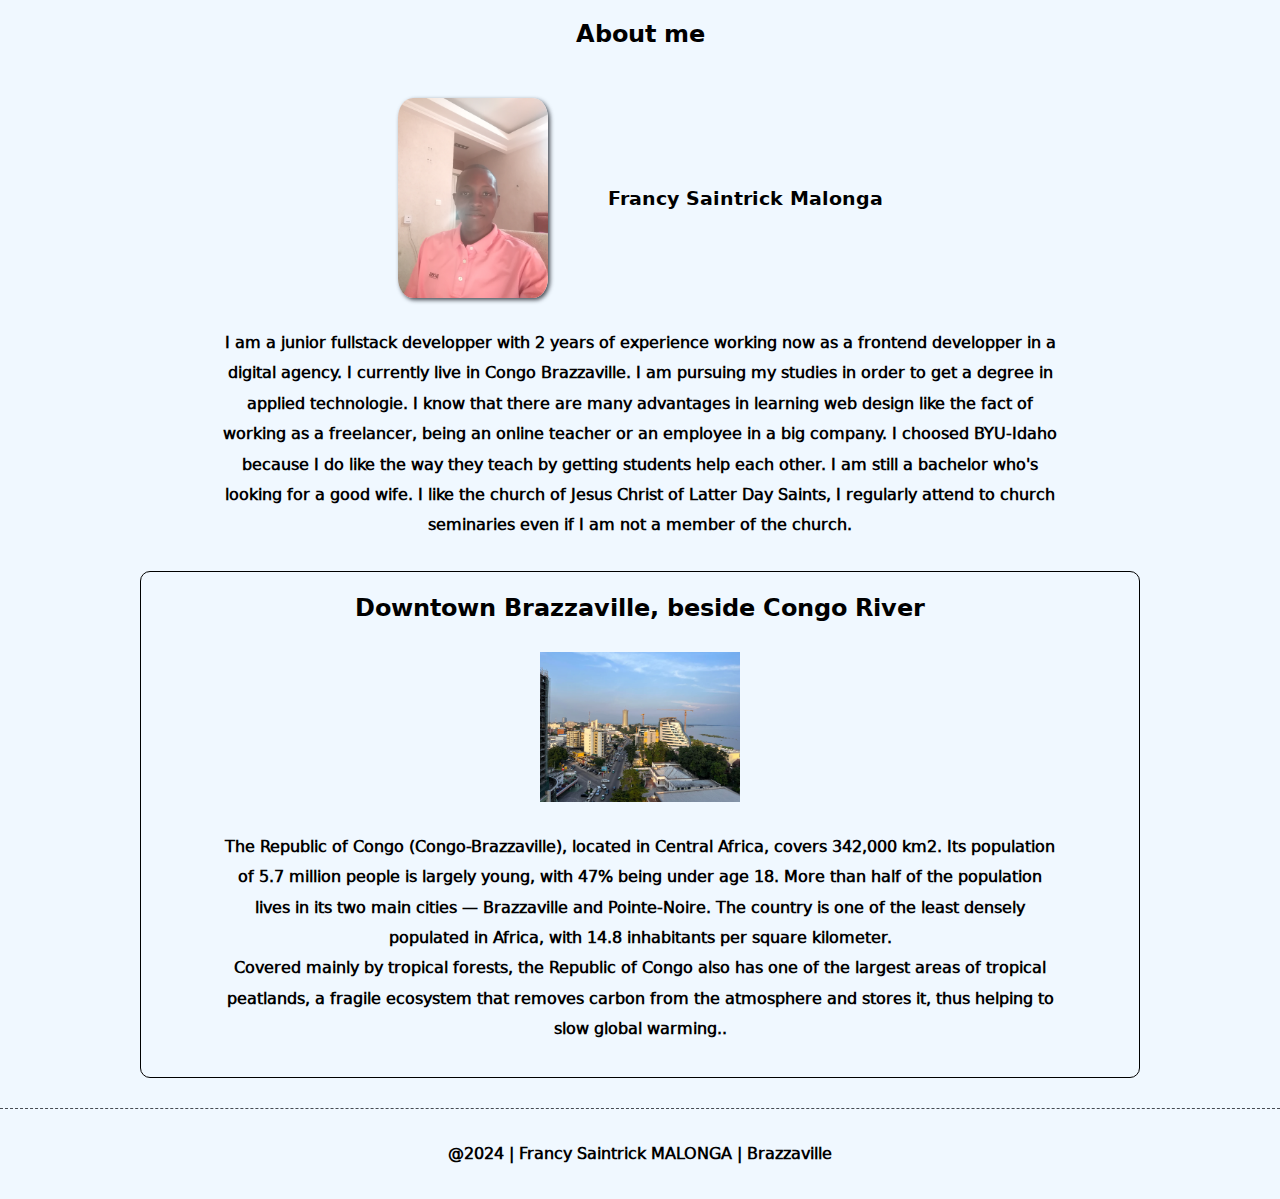
<file: aboutme/index.html>
<!DOCTYPE html>
<html lang="en-US">
<head>
    <meta charset="UTF-8">
    <meta http-equiv="X-UA-Compatible" content="IE=edge">
    <meta name="viewport" content="width=device-width, initial-scale=1.0">
    <meta name="description" content="Francy Saintrick MALONGA, Web Fundamentals, About me page">
    <title>About me</title>
    <link rel="stylesheet" href="styles/index.css">
</head>
<body>
    <main>
        <div class="div">
            <h2>About me</h2>
        </div>
        <div class="about_me_introduction">
            <img src="./images/my_profile_picture.jpg" class="image_container"/>
            
            <h3 class="name_title">Francy Saintrick Malonga</h3>
        </div>
        <p>
            I am a junior fullstack developper with 2 years of experience working now as a frontend developper in a digital agency. I currently live in Congo Brazzaville. I am pursuing my studies in order to get a degree in applied technologie. I know that there are many advantages in learning web design like the fact of working as a freelancer, being an online teacher or an employee in a big company. I choosed BYU-Idaho because I do like the way they teach by getting students help each other. I am still a bachelor who's looking for a good wife. I like the church of Jesus Christ of Latter Day Saints, I regularly attend to church seminaries even if I am not a member of the church.
            
        </p>
    </main>
    <aside>
        <h2>Downtown Brazzaville, beside Congo River</h2>
        <img src="./images/downtown-brazzaville-beside-the-congo-river.webp" alt="Brazzaville">
        <p>The Republic of Congo (Congo-Brazzaville), located in Central Africa, covers 342,000 km2. Its population of 5.7 million people is largely young, with 47% being under age 18. More than half of the population lives in its two main cities — Brazzaville and Pointe-Noire. The country is one of the least densely populated in Africa, with 14.8 inhabitants per square kilometer. 

        <br>Covered mainly by tropical forests, the Republic of Congo also has one of the largest areas of tropical peatlands, a fragile ecosystem that removes carbon from the atmosphere and stores it, thus helping to slow global warming..</p>
    </aside>
    <footer>
        <p>@2024 | Francy Saintrick MALONGA | Brazzaville</p>
    </footer>
</body>
</html>
</file>
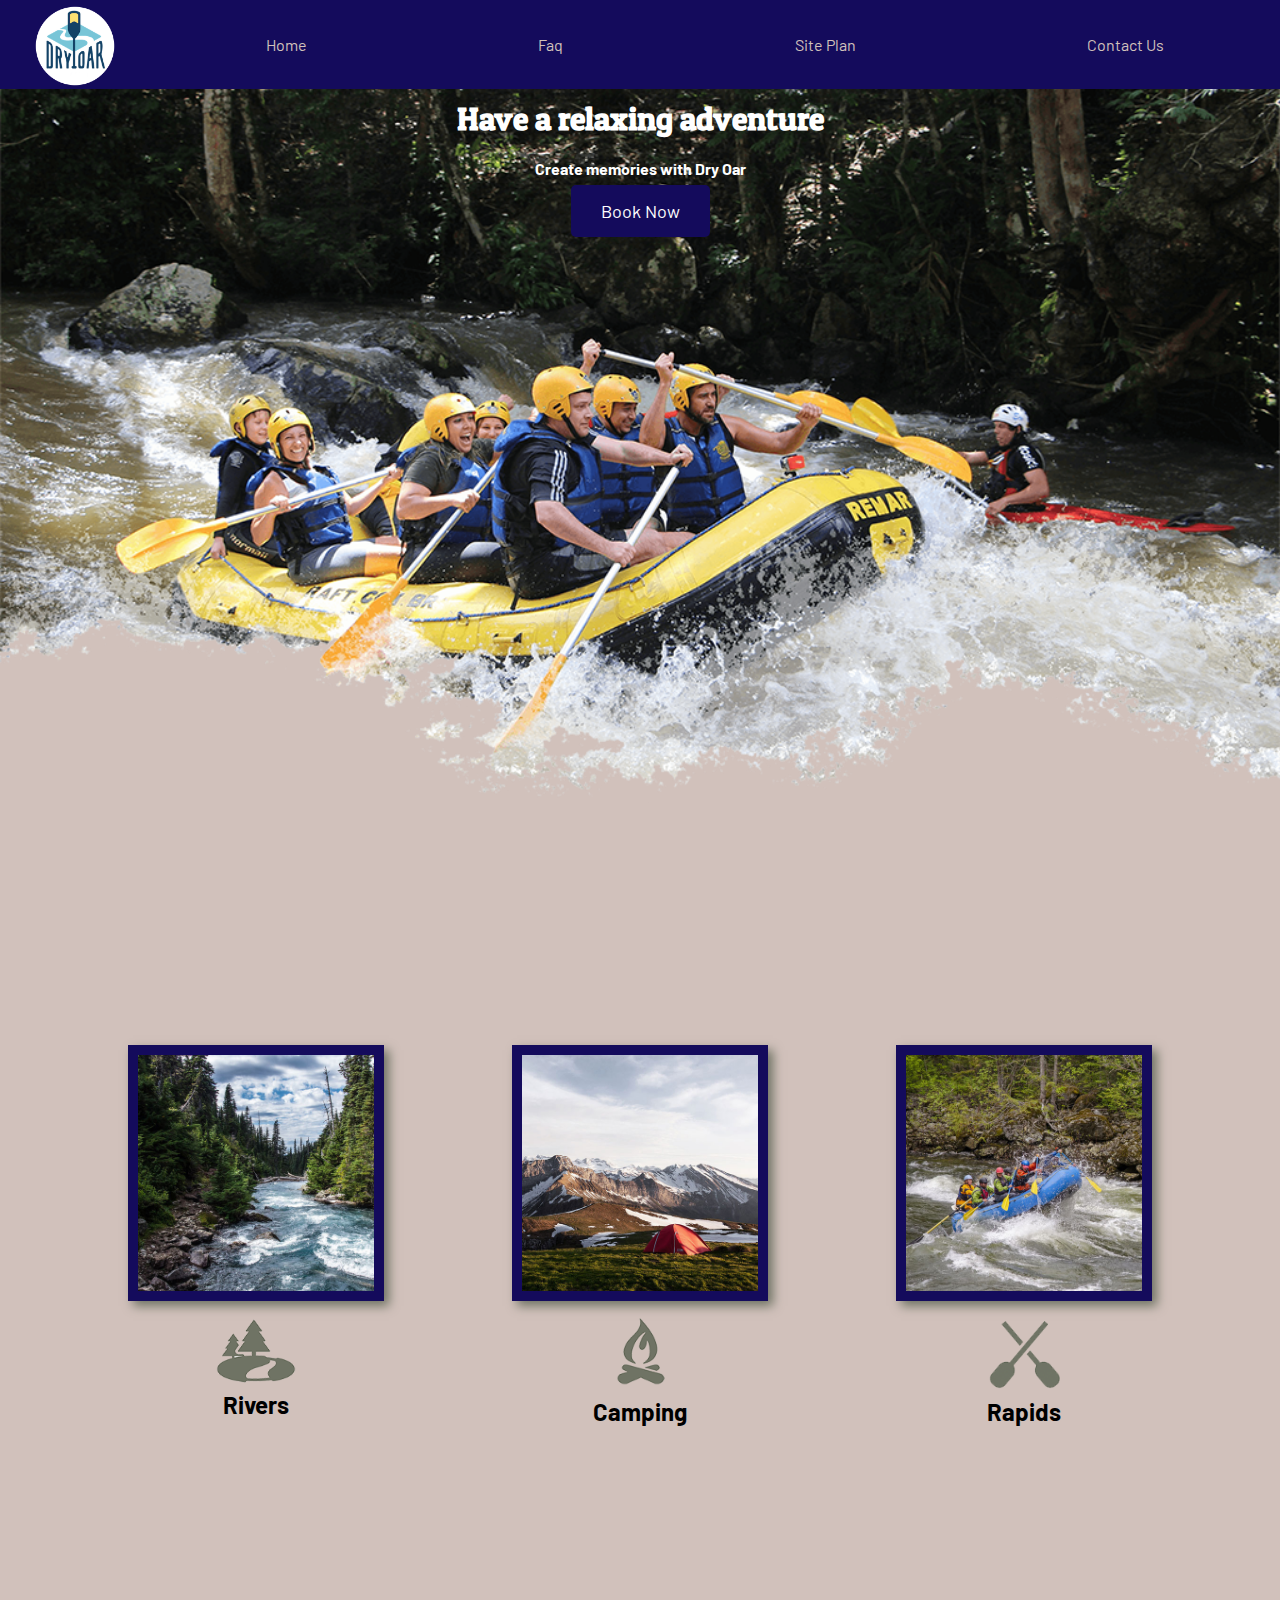
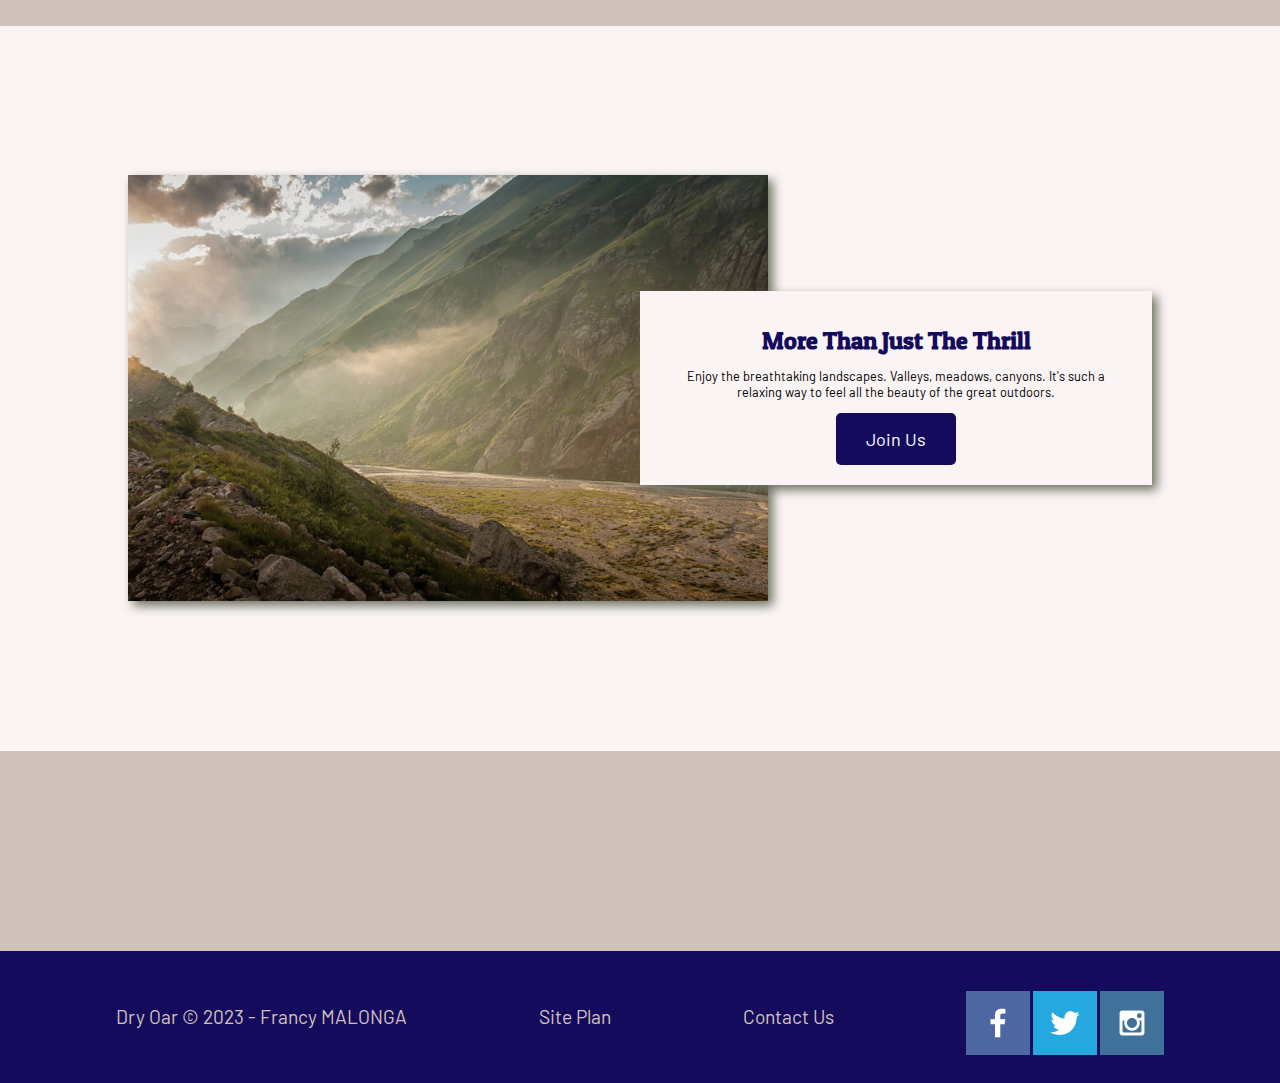
<file: wwr/index.html>
<!DOCTYPE html>
<html lang="en">
  <head>
    <meta charset="UTF-8" />
    <meta http-equiv="X-UA-Compatible" content="IE=edge" />
    <meta name="viewport" content="width=device-width, initial-scale=1.0" />
    <link rel="stylesheet" href="styles/style.css" />
    <title>Home</title>
  </head>
  <body>
    <div id="content">
      <header>
        <a href="index.html" id="logo_link">
          <img src="images/logo.png" class="logo" alt="Dry Oar Logo" />
        </a>
        <nav>
          <a href="index.html">Home</a>
          <a href="faq.html">Faq</a>
          <a href="site-plan-rafting.html">Site Plan</a>
          <a href="contactus.html">Contact Us</a>
        </nav>
      </header>

      <div id="hero">
        <div id="hero-box">
          <img
            id="hero-img"
            src="images/hero.png"
            alt="People enjoying rafting"
          />
        </div>

        <section class="hero-msg" id="hero-msg">
          <h1 class="home-title">Have a relaxing adventure</h1>
          <h4>Create memories with Dry Oar</h4>
          <div class="button-box">
            <a class="book" href="contactus.html">Book Now</a>
          </div>
        </section>
      </div>

      <main class="home-grid">
        <section class="rivers-card">
          <img class="card-img" src="images/rivers.jpg" alt="river in forest" />
          <img class="icon" src="images/river_icon.png" alt="river icon" />
          <h2>Rivers</h2>
        </section>

        <section class="camping-card">
          <img
            class="card-img"
            src="images/camping.jpg"
            alt="tent in mountains"
          />
          <img class="icon" src="images/fire_icon.png" alt="fire icon" />
          <h2>Camping</h2>
        </section>

        <section class="rapids-card">
          <img class="card-img" src="images/rapids.jpg" alt="rafting boat" />
          <img class="icon" src="images/oars.png" alt="oars icon" />
          <h2>Rapids</h2>
        </section>
        <div id="background"></div>
        <img
          class="mountains"
          src="images/mountains.jpg"
          alt="Misty mountains"
        />
        <section class="msg">
          <h2>More Than Just The Thrill</h2>
          <p>
            Enjoy the breathtaking landscapes. Valleys, meadows, canyons. It's
            such a relaxing way to feel all the beauty of the great outdoors.
          </p>

          <a class="join" href="rivers.html">Join Us</a>
        </section>
      </main>

      <footer>
        <p>Dry Oar &copy; 2023 - Francy MALONGA</p>
        <p><a href="site-plan-rafting.html">Site Plan</a></p>
        <p><a href="contactus.html">Contact Us</a></p>
        <div class="social">
          <a href="https://facebook.com" target="_blank">
            <img src="images/facebook.png" alt="fb icon" />
          </a>
          <a href="https://twitter.com" target="_blank">
            <img src="images/twitter.png" alt="twitter icon" />
          </a>
          <a href="https://instagram.com" target="_blank">
            <img src="images/instagram.png" alt="instagram icon" />
          </a>
        </div>
      </footer>
    </div>
  </body>
</html>
</file>
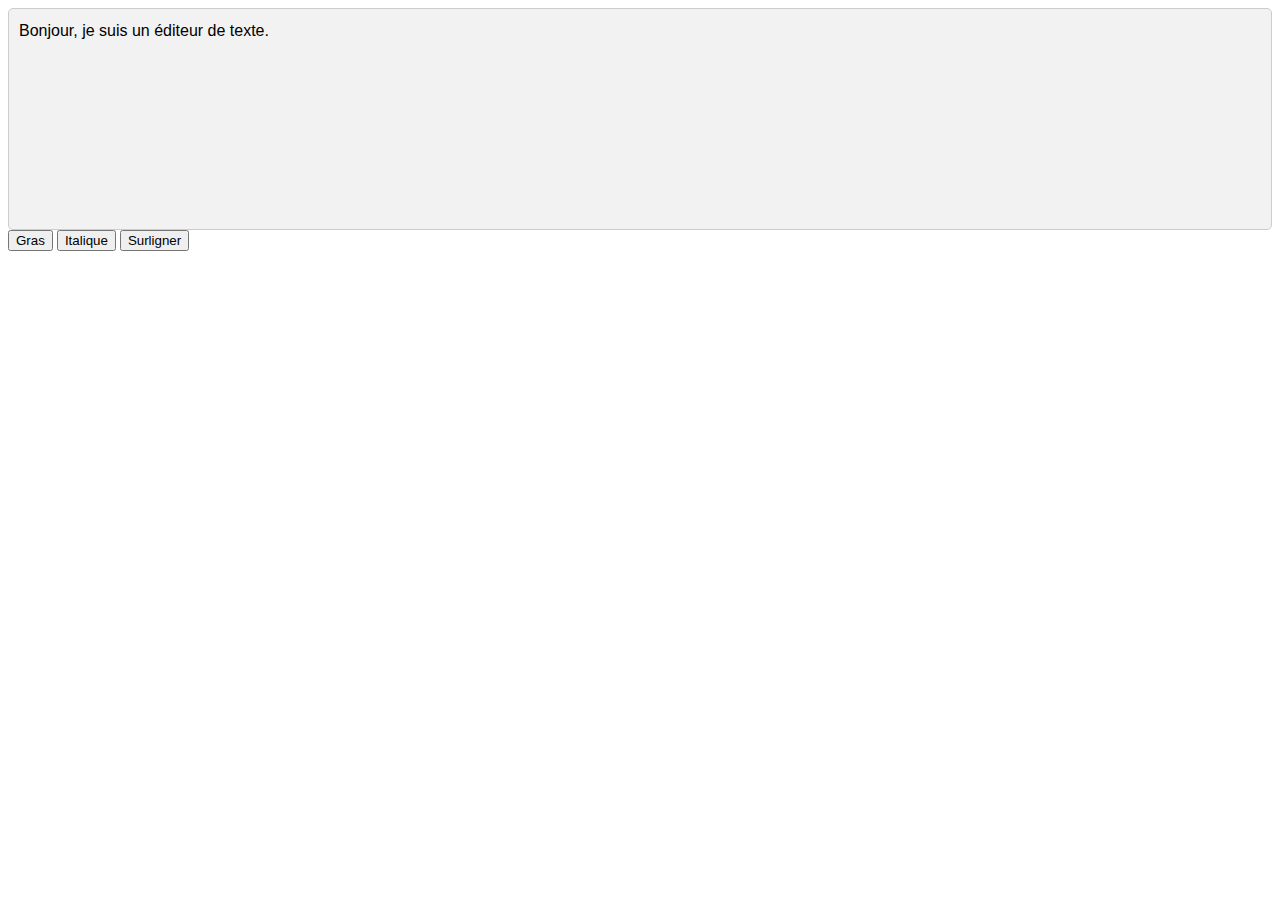
<file: aboutme/test.html>
<html>
  <head>
    <title>Editeur de texte</title>
    <style>
      #editor {
        font-family: Arial, sans-serif;
        font-size: 16px;
        line-height: 1.5;
        background-color: #f2f2f2;
        padding: 10px;
        border: 1px solid #ccc;
        border-radius: 5px;
        height: 200px;
      }
    </style>
  </head>
  <body>
    <div id="editor" contenteditable="true">
      Bonjour, je suis un éditeur de texte.
    </div>
    <button onclick="boldText()">Gras</button>
    <button onclick="italicText()">Italique</button>
    <button onclick="highlightText()">Surligner</button>
    <script>
      const regex = /#(\w+)/g;
      const regexStrong = /<strong>(.*?)<\/strong>/g;
          const editor = document.getElementById('editor');
          editor.addEventListener('input', function () {
            const r = [2, 32, 3];
            const content = editor.innerHTML;
            const elementCustom = content.match(regex).map(match => match.slice(1));
            if (elementCustom.length > 1) {
                const elementReplace = elementCustom.filter((data) => !data.match(regexStrong));
               
                elementReplace.forEach((data) => { editor.innerHTML = editor.innerHTML.replace(`#${data}`, `#<strong>${data}</strong>`);
                editor.focus();
                if (document.createRange)//Firefox, Chrome, Opera, Safari, IE 9+
                { range = document.createRange();//Create a range (a range is a like the selection but invisible)
                range.selectNodeContents(editor);
                collapse(false);//collapse the range to the end point. false means collapse to end rather than the start
                selection = window.getSelection();
                selection.removeAllRanges();
                console.dir(editor) ;
            })
            }
        });
        function boldText() { 
            document.execCommand("bold", false, null);
     } 
        function italicText() { 
            document.execCommand("italic", false, null); 
        } 
        function highlightText() { 
            document.execCommand("hiliteColor", false, "yellow"); 
        }
    </script>
  </body>
</html>
</file>
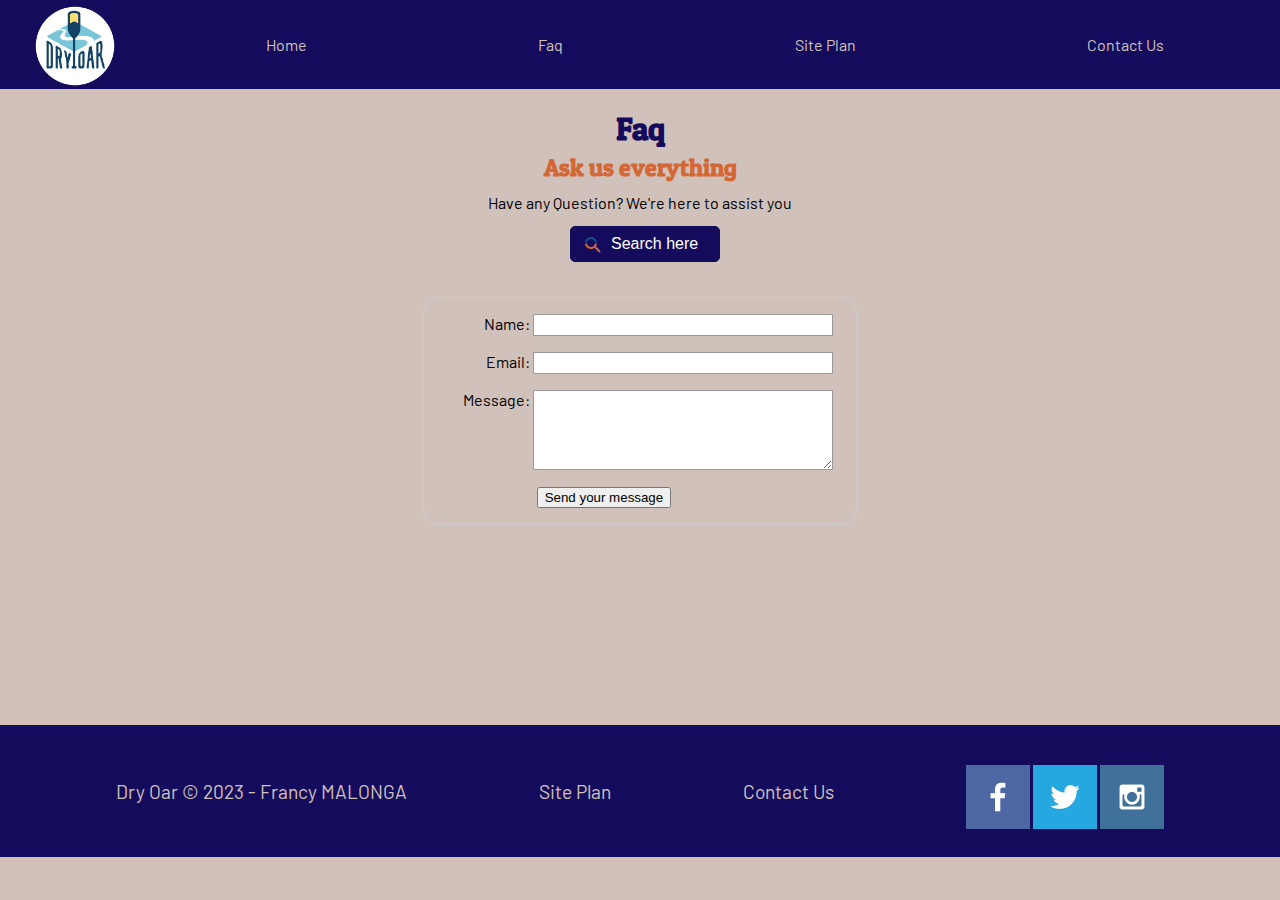
<file: wwr/contactus.html>
<!DOCTYPE html>
<html lang="en">
  <head>
    <meta charset="UTF-8" />
    <meta http-equiv="X-UA-Compatible" content="IE=edge" />
    <meta name="viewport" content="width=device-width, initial-scale=1.0" />
    <link rel="stylesheet" href="styles/style.css" />
    <title>Contact Us</title>
  </head>
  <body>
    <div id="content">
      <header>
        <a href="index.html" id="logo_link">
          <img src="images/logo.png" class="logo" alt="Dry Oar Logo" />
        </a>
        <nav>
          <a href="index.html">Home</a>
          <a href="faq.html">Faq</a>
          <a href="site-plan-rafting.html">Site Plan</a>
          <a href="contactus.html">Contact Us</a>
        </nav>
      </header>

      <div id="subheader-div">
        <h2 class="title-page">Faq</h2>
        <h3>Ask us everything</h3>
        <span>Have any Question? We're here to assist you</span>
        <div class="input-search-container">
            <input type="text" placeholder="Search here" class="search-input">
                <span class="search-icon"></span>
            </input>
        </input>
        </div>
      </div>

      <!-- <main class="home-grid"> -->
        <div id="feedback"></div>
        <form action="/my-handling-form-page" method="post">
          <ul>
            <li>
              <label for="name">Name:</label>
              <input type="text" id="name" name="user_name" />
            </li>
            <li>
              <label for="mail">Email:</label>
              <input type="email" id="mail" name="user_email" />
            </li>
            <li>
              <label for="msg">Message:</label>
              <textarea id="msg" name="user_message"></textarea>
            </li>

            <li class="button">
              <button type="submit">Send your message</button>
            </li>
          </ul>
        </form>
      <!-- </main> -->

      <footer>
        <p>Dry Oar &copy; 2023 - Francy MALONGA</p>
        <p><a href="site-plan-rafting.html">Site Plan</a></p>
        <p><a href="contactus.html">Contact Us</a></p>
        <div class="social">
          <a href="https://facebook.com" target="_blank">
            <img src="images/facebook.png" alt="fb icon" />
          </a>
          <a href="https://twitter.com" target="_blank">
            <img src="images/twitter.png" alt="twitter icon" />
          </a>
          <a href="https://instagram.com" target="_blank">
            <img src="images/instagram.png" alt="instagram icon" />
          </a>
        </div>
      </footer>
    </div>
  </body>

  <script>
    // get the feedback div element so we can do something with it.
    const feedbackElement = document.getElementById("feedback");
    // get the form so we can read what was entered in it.
    const formElement = document.forms[0];
    // add a 'listener' to wait for a submission of our form. When that happens run the code below.
    formElement.addEventListener("submit", function (e) {
      // stop the form from doing the default action.
      e.preventDefault();
      // set the contents of our feedback element to a message letting the user know the form was submitted successfully. Notice that we pull the name that was entered in the form to personalize the message!
      feedbackElement.innerHTML =
        "Hello " +
        formElement.user_name.value +
        "! Thank you for your message. We will get back with you as soon as possible!";
      // make the feedback element visible.
      feedbackElement.style.display = "block";
      // add a class to move everything down so our message doesn't cover it.
      document.body.classList.toggle("moveDown");
    });
  </script>
</html>
</file>
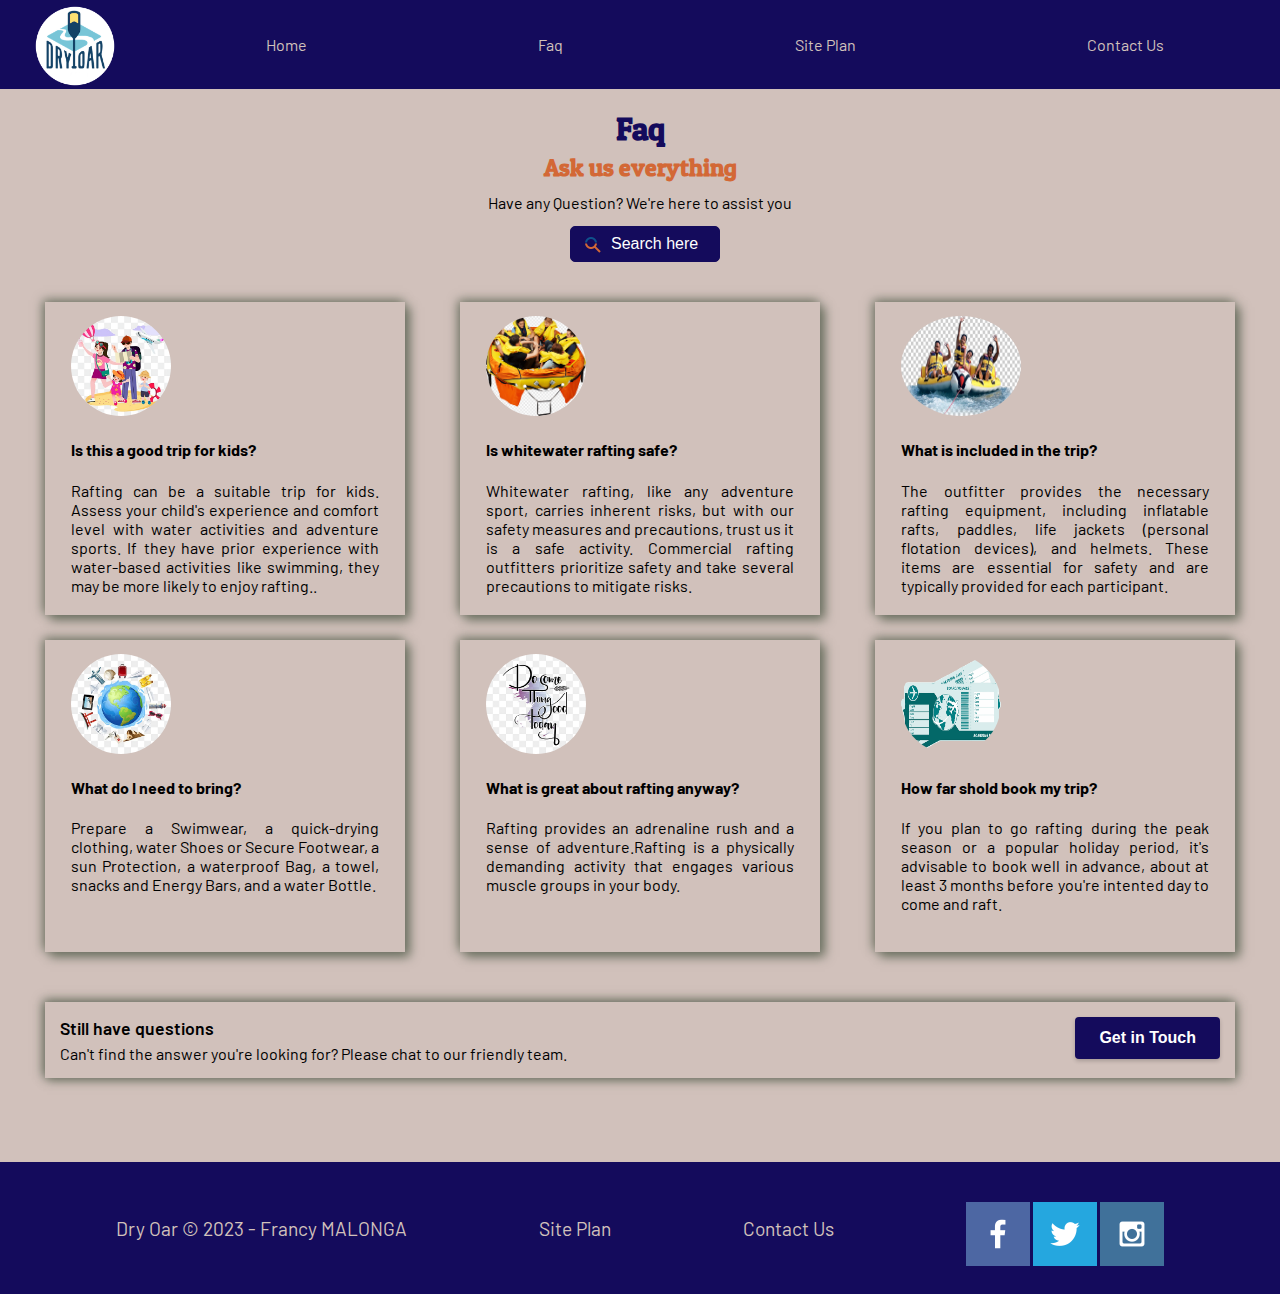
<file: wwr/faq.html>
<!DOCTYPE html>
<html lang="en">
  <head>
    <meta charset="UTF-8" />
    <meta http-equiv="X-UA-Compatible" content="IE=edge" />
    <meta name="viewport" content="width=device-width, initial-scale=1.0" />
    <link rel="stylesheet" href="styles/style.css" />
    <title>Faq</title>
  </head>
  <body>
    <div id="content">
      <header>
        <a href="index.html" id="logo_link">
          <img src="images/logo.png" class="logo" alt="Dry Oar Logo" />
        </a>
        <nav>
          <a href="index.html">Home</a>
          <a href="faq.html">Faq</a>
          <a href="site-plan-rafting.html">Site Plan</a>
          <a href="contactus.html">Contact Us</a>
        </nav>
      </header>

      <div id="subheader-div">
        <h2 class="title-page">Faq</h2>
        <h3>Ask us everything</h3>
        <span>Have any Question? We're here to assist you</span>
        <div class="input-search-container">
            <input type="text" placeholder="Search here" class="search-input">
                <span class="search-icon"></span>
            </input>
        </input>
        </div>
        
      </div>

       <main class="faq-grid">
        <div class="faq-card" id="faq-card-1">
            <div class="img-container">
                <img class="fac-card-img" src="images/kids.jpeg" alt="">
            </div>
            <h4>Is this a good trip for kids?</h4>
            <p>
                Rafting can be a suitable trip for kids. Assess your child's experience and comfort level with water activities and adventure sports. If they have prior experience with water-based activities like swimming, they may be more likely to enjoy rafting..
            </p>
        </div>
        
        <div class="faq-card" id="faq-card-2">
            <div class="img-container">
                <img class="fac-card-img" src="images/safe_rafting.png" alt="">
            </div>
            <h4>Is whitewater rafting safe?</h4>
            <p>
                Whitewater rafting, like any adventure sport, carries inherent risks, but with our safety measures and precautions, trust us it is a safe activity. Commercial rafting outfitters prioritize safety and take several precautions to mitigate risks. 
            </p>
        </div>

        <div class="faq-card" id="faq-card-3">
            <div class="img-container">
                <img class="fac-card-img" id="rafting_activities_img"  src="images/rafting_activities.jpeg" alt="">
            </div>
            <h4>What is included in the trip?</h4>
            <p>
                The outfitter provides the necessary rafting equipment, including inflatable rafts, paddles, life jackets (personal flotation devices), and helmets. These items are essential for safety and are typically provided for each participant.
            </p>
        </div>
        
        <div class="faq-card" id="faq-card-4">
            <div class="img-container">
                <img class="fac-card-img" src="images/what_to_bring.jpeg" alt="">
            </div>
            <h4>What do I need to bring?</h4>
            <p>
                Prepare a Swimwear, a quick-drying clothing, water Shoes or Secure Footwear, a sun Protection, a waterproof Bag, a towel, snacks and Energy Bars, and a water Bottle.
            </p>
        </div>
        <div class="faq-card" id="faq-card-5">
            <div class="img-container">
                <img class="fac-card-img" src="images/something_great.jpeg" alt="">
            </div>
            <h4>What is great about rafting anyway?</h4>
            <p>
                Rafting provides an adrenaline rush and a sense of adventure.Rafting is a physically demanding activity that engages various muscle groups in your body.
            </p>
        </div>
        <div class="faq-card" id="faq-card-6">
            <div class="img-container">
                <img class="fac-card-img" src="images/air_icket.png" alt="">
            </div>
          <h4>How far shold book my trip?</h4>
          <p>
            If you plan to go rafting during the peak season or a popular holiday period, it's advisable to book well in advance, about at least 3 months before you're intented day to come and raft.
          </p>
        </div>
      </main> 

    <div class="another-questions-section">
        <div class="left-bloc">
            <span class="other-question-title">Still have questions</span>
            <span>Can't find the answer you're looking for? Please chat to our friendly team.</span>
        </div>
        <div class="right-bloc">
            <button href="#" class="get-in-touch-button">Get in Touch</button>
        </div>
    </div>

      <footer>
        <p>Dry Oar &copy; 2023 - Francy MALONGA</p>
        <p><a href="site-plan-rafting.html">Site Plan</a></p>
        <p><a href="contactus.html">Contact Us</a></p>
        <div class="social">
          <a href="https://facebook.com" target="_blank">
            <img src="images/facebook.png" alt="fb icon" />
          </a>
          <a href="https://twitter.com" target="_blank">
            <img src="images/twitter.png" alt="twitter icon" />
          </a>
          <a href="https://instagram.com" target="_blank">
            <img src="images/instagram.png" alt="instagram icon" />
          </a>
        </div>
      </footer>
    </div>
  </body>
</html>
</file>
<file: aboutme/styles/index.css>
@font-face {
    font-family: 'deja_vu_bold';
    src: url('../fonts/dejavu-sans/DejaVuSans-Bold.ttf');
  }
@font-face {
    font-family: 'deja_vu';
    src: url('../fonts/dejavu-sans/DejaVuSans.ttf');
  }
  
*{
    margin: 0;
    padding: 0;
    box-sizing: border-box;
}
:root{
    --black_border:#1c1f27cc;
}
body{
    background-color: #f0f8ff;
    font-family: deja_vu_bold, Arial, Helvetica, sans-serif;
}
main {
    max-width: 1000px;
    margin: 0 auto;
}
h2{
    display: flex;
    justify-content: center;
    width:auto;
    margin: 0 auto;
    margin-top: 20px;
    font-weight: 600;
}

.about_me_introduction {
    display: flex;
    justify-content: center;
    align-items: center;
    margin-top: 50px;
    
}
main img{
    width:150px;
    height: auto;
    border-radius: 10%;
    margin-right: 60px;
    box-shadow: 2px 2px 4px var(--black_border);
    background-size: contain;
    background-position: center;
}

p{
    display: flex;
    justify-content: center;
    margin: 30px 80px;
    text-align: center;
    line-height: 1.9em;
    font-family: deja_vu,Arial, Helvetica, sans-serif;
    font-weight: 600;
    padding: 0;
}
aside {
    display: flex;
    flex-direction: column;
    justify-content: center;
    margin: 0 auto;
    width: 1000px;
    border: 1px solid  ;
    border-radius: 10px;
    text-align: center;
    padding: 2px;
    color: black;
    background-color: inherit;
}
aside img{
    width: 200px;
    height: auto;
    margin: 0 auto;
    margin-top: 30px;
}
footer{
    margin-top: 30px;
    border-top: 1px dashed var(--black_border);
    text-align: center;
}
</file>
<file: wwr/styles/style.css>
@import url("https://fonts.googleapis.com/css2?family=Patua+One&display=swap");
@import url("https://fonts.googleapis.com/css2?family=Barlow:wght@300;400;500;700&display=swap");

#content {
  max-width: 1600px;
  margin: 0 auto;
}
nav {
  display: flex;
  justify-content: space-around;
}

.logo,
.icon {
  width: 80px;
}
.icon {
  padding-top: 10px;
}
#logo_link {
  padding-top: 5px;
  justify-self: center;
  align-self: center;
}
main {
  display: grid;
  grid-template-columns: repeat(10, 1fr);
}

main section img {
  box-sizing: border-box;
}

.rivers-card,
.camping-card,
.rapids-card {
  margin: 200px 0;
}
.rivers-card {
  grid-column: 2/4;
  grid-row: 2/3;
}
.camping-card {
  grid-column: 5/7;
  grid-row: 2/3;
}
.rapids-card {
  grid-column: 8/10;
  grid-row: 2/3;
}
.card-img,
.mountains {
  width: 100%;
}
.mountains {
  grid-column: 2/7;
  grid-row: 5/8;
  box-shadow: 5px 5px 10px #6f7364;
}
.card-img {
  border: 10px solid #140b5c;
  transition: transform 0.5s;
  box-shadow: 5px 5px 10px #6f7364;
}
.card-img:hover {
  opacity: 0.6;
  transform: scale(1.1);
}

#hero {
  display: grid;
  grid-template-columns: 1fr 3fr 1fr;
  margin-top: -100px;
}
#hero-box {
  grid-column: 1/4;
  grid-row: 1/3;
  z-index: -1;
}

#hero-msg {
  grid-column: 2/3;
  grid-row: 1/2;
  margin-top: 100px;
}
nav a,
#hero-msg h1,
#hero-msg h4,
.button-box,
main section {
  text-align: center;
}
#hero-msg h4 {
  color: white;
}
#hero-img {
  width: 100%;
}
#background {
  height: 725px;
  background-color: #fbf4f4;
  grid-column: 1/11;
  grid-row: 4/9;
}

body {
  background-color: #d1c1bb;
  font-family: Barlow, Helvetica, sans-serif;
  margin: 0;
  padding: 0;
}
header {
  background-color: #140b5c;
  display: grid;
  grid-template-columns: 150px auto;
}

nav a,
footer a {
  color: #d1c1bb;
  text-decoration: none;
  text-align: center;
  /*padding: 35px;*/
}
nav a {
  padding: 35px;
}

.button-box {
  text-align: center;
}
main section {
  text-align: center;
}
nav a:hover {
  background-color: #d1c1bb;
  color: #d36836;
}

.join,
.book {
  background-color: #140b5c;
  color: white;
  text-decoration: none;
  font-size: 18px;
  padding: 15px 30px;
  margin-top: 50px;
  border-radius: 5px;
}
h4 {
  color: black;
}
.book:hover,
.join:hover {
  background-color: #d1c1bb;
  color: #fbf4f4;
}
.msg {
  background-color: #fbf4f4;
  color: #140b5c;
  padding: 35px;
  grid-column: 6/10;
  grid-row: 6/7;
  box-shadow: 5px 5px 10px #6f7364;
}
.msg h2 {
  color: #140b5c;
  font-family: "Patua One", Helvetica, sans-serif;
}
h2 {
  margin: 0;
}
.msg p {
  color: black;
  font-size: 0.8em;
  padding-bottom: 15px;
}
footer {
  background-color: #140b5c;
  padding: 25px 50px;
  margin-top: 200px;

  display: flex;
  justify-content: space-around;
  align-items: center;
}
footer .social img {
  padding-top: 15px;
}
footer a:hover {
  color: #d36836;
}
footer p {
  color: #d1c1bb;
  font-size: 1.2em;
}

footer p a:hover {
  text-decoration: underline;
}
.home-title {
  color: white;
  font-family: "Patua One", Helvetica, sans-serif;
  font-size: 2em;
  margin-top: 10px;
}

@media screen and (max-width: 900px) {
  #hero,
  .home-grid {
    display: block;
    height: auto;
  }
  nav,
  footer {
    flex-direction: column;
  }
  nav a {
    display: block;
    padding: 15px;
  }
  #hero {
    margin-top: 0;
  }
  #hero-msg {
    margin-top: 0;
  }
  #hero-msg h4 {
    display: none;
  }
  .home-title {
    font-size: 25px;
    color: #6f7364;
  }
  .rivers-card,
  .camping-card,
  .rapids-card {
    margin: 50px auto;
    width: 60%;
  }
  #background {
    display: none;
  }
  .mountains,
  .msg {
    width: 80%;
    display: block;
    margin: 0 auto;
  }
  footer {
    margin-top: 25px;
  }
}
/* FAQ Page */

/* Subheader Section */

#subheader-div {
  display: flex;
  flex-direction: column;
  justify-content: center;
  align-items: center;
  position: relative;
}
#subheader-div span {
  position: absolute;
  bottom: 50px;
}
.input-search-container {
  display: flex;
  align-items: center;
  position: relative;
  justify-content: center;
}

.search-input {
  background-color: rgb(20, 11, 92);
  color: white;
  text-decoration: none;
  border-radius: 5px;
  margin-top: 20px;
  margin-left: 10px;
  width: 150px;
  padding: 8px 12px;
  border: 1px solid rgb(20, 11, 92);
  border-radius: 5px;
  font-size: 1em;
  outline: none;
  padding-left: 40px;
}
.search-input::placeholder {
  color: white;
}
.search-input:hover {
  background-color: #d1c1bb;
  color: #140b5c;
}
.search-input:hover::placeholder {
  color: #140b5c;
}
.search-icon {
  position: absolute;
  left: 25px;
  top: 31px;
  width: 16px; /* Adjust the width of the icon */
  height: 16px; /* Adjust the height of the icon */
  background-image: url("../images/icons8-search-32.png"); /* Replace with the path to your custom icon */
  background-size: cover;
}

#subheader-div h2 {
  color: #140b5c;
  font-family: "Patua One", Helvetica, sans-serif;
  font-size: 2em;
  margin-top: 20px;
}
#subheader-div h3 {
  color: #d36836;
  font-family: "Patua One", Helvetica, sans-serif;
  font-size: 1.5em;
  margin-top: 5px;
}

/* Main cards section */
.faq-grid {
  font-family: Barlow, "Patua One", Helvetica, sans-serif;
}
.faq-grid {
  display: grid;
  grid-template-columns: repeat(3, 1fr);
  grid-template-rows: repeat(2, 1fr);
  grid-column-gap: 55px;
  grid-row-gap: 25px;
  padding: 10px 45px;
  margin-top: 30px;
}
.faq-card {
  border: 2px solid #d1c1bb;
  transition: transform 0.5s;
  box-shadow: 5px 5px 10px #6f7364, -2px -2px 10px #6f7364;
  padding: 2px 1.5em 2px 1.5em;
}
.img-container {
  overflow: hidden;
  margin-top: 10px;
}
.fac-card-img {
  width: 100px;
  height: 100px;
  border-radius: 50%;
}
#rafting_activities_img {
  width: 120px;
}
.faq-card:hover {
  opacity: 0.8;
  transform: scale(1.04);
}

#faq-card-1 {
  grid-area: 1 / 1 / 2 / 2;
  text-align: justify;
}
#faq-card-2 {
  grid-area: 1 / 2 / 2 / 3;
  text-align: justify;
}
#faq-card-3 {
  grid-area: 1 / 3 / 2 / 4;
  text-align: justify;
}
#faq-card-4 {
  grid-area: 2 / 1 / 3 / 2;
  text-align: justify;
}
#faq-card-5 {
  grid-area: 2 / 2 / 3 / 3;
  text-align: justify;
}
#faq-card-6 {
  grid-area: 2 / 3 / 3 / 4;
  text-align: justify;
}

/* Another Questions section */
.another-questions-section {
  position: absolute;
  left: 45px;
  right: 45px;
  margin-top: 40px;
  display: flex;
  justify-content: space-between;
  align-items: start;
  padding: 10px;

  border: 5px solid #d1c1bb;
  transition: transform 0.5s;
  box-shadow: 2px 2px 10px #6f7364, -2px -2px 10px #6f7364;
}
.left-bloc {
  display: flex;
  flex-direction: column;
}
.left-bloc .other-question-title {
  font-size: 1.1em;
  font-weight: 600;
  margin-bottom: 5px;
  color: black;
}

.get-in-touch-button {
  display: inline-block;
  padding: 12px 24px;
  font-size: 16px;
  font-weight: bold;
  text-decoration: none;
  cursor: pointer;
  background-color: #140b5c;

  color: #fff;
  border-radius: 4px;
  border: none;
  box-shadow: 0px 2px 4px rgba(0, 0, 0, 0.2);
  transition: background-color 0.3s ease;
}
.get-in-touch-button:hover {
  background-color: #d36836;
}
/* Contact page */
form {
  /* Center the form on the page */
  margin: 0 auto;
  margin-top: 35px;
  width: 400px;
  /* Form outline */
  padding: 1em;
  border: 1px solid #ccc;
  border-radius: 1em;
}

ul {
  list-style: none;
  padding: 0;
  margin: 0;
}

form li + li {
  margin-top: 1em;
}

label {
  /* Uniform size & alignment */
  display: inline-block;
  width: 90px;
  text-align: right;
}

input,
textarea {
  /* To make sure that all text fields have the same font settings
     By default, textareas have a monospace font */
  font: 1em sans-serif;

  /* Uniform text field size */
  width: 300px;
  box-sizing: border-box;

  /* Match form field borders */
  border: 1px solid #999;
}

input:focus,
textarea:focus {
  /* Additional highlight for focused elements */
  border-color: #000;
}

textarea {
  /* Align multiline text fields with their labels */
  vertical-align: top;

  /* Provide space to type some text */
  height: 5em;
}

.button {
  /* Align buttons with the text fields */
  padding-left: 90px; /* same size as the label elements */
}

button {
  /* This extra margin represent roughly the same space as the space
     between the labels and their text fields */
  margin-left: 0.5em;
}

#feedback {
  background-color: antiquewhite;
  position: absolute;
  top: 0;
  left: 0;
  right: 0;
  padding: 0.5em;
  /* make this element invisible until we are ready for it */
  display: none;
}
.moveDown {
  margin-top: 3em;
}
/* Media queries */
@media (max-width: 768px) {
  /* Main cards section */
  .faq-grid {
    grid-template-columns: repeat(1, 1fr);
    grid-template-rows: repeat(6, 1fr);
  }

  #faq-card-1 {
    grid-area: auto;
  }
  #faq-card-2 {
    grid-area: auto;
  }
  #faq-card-3 {
    grid-area: auto;
  }
  #faq-card-4 {
    grid-area: auto;
  }
  #faq-card-5 {
    grid-area: auto;
  }
  #faq-card-6 {
    grid-area: auto;
  }

  /* Another questions section */
  .another-questions-section {
    flex-direction: column;
    align-items: center;
    text-align: center;
    position: static;
    margin: 20px 45px 0 45px;
  }
  .left-bloc {
    margin-bottom: 15px;
  }
}
@media (min-width: 769px) and (max-width: 900px) {
  .another-questions-section {
    position: static;
    margin: 0 45px;
    display: flex;
    justify-content: space-between;
    align-items: flex-start;
    padding: 10px;

    border: 5px solid #d1c1bb;
    transition: transform 0.5s;
    box-shadow: 2px 2px 10px #6f7364, -2px -2px 10px #6f7364;
  }
  .left-bloc {
    margin-bottom: 15px;
  }
  .get-in-touch-button {
    margin-top: 7px;
  }
}
/* FAQ Page */
</file>
